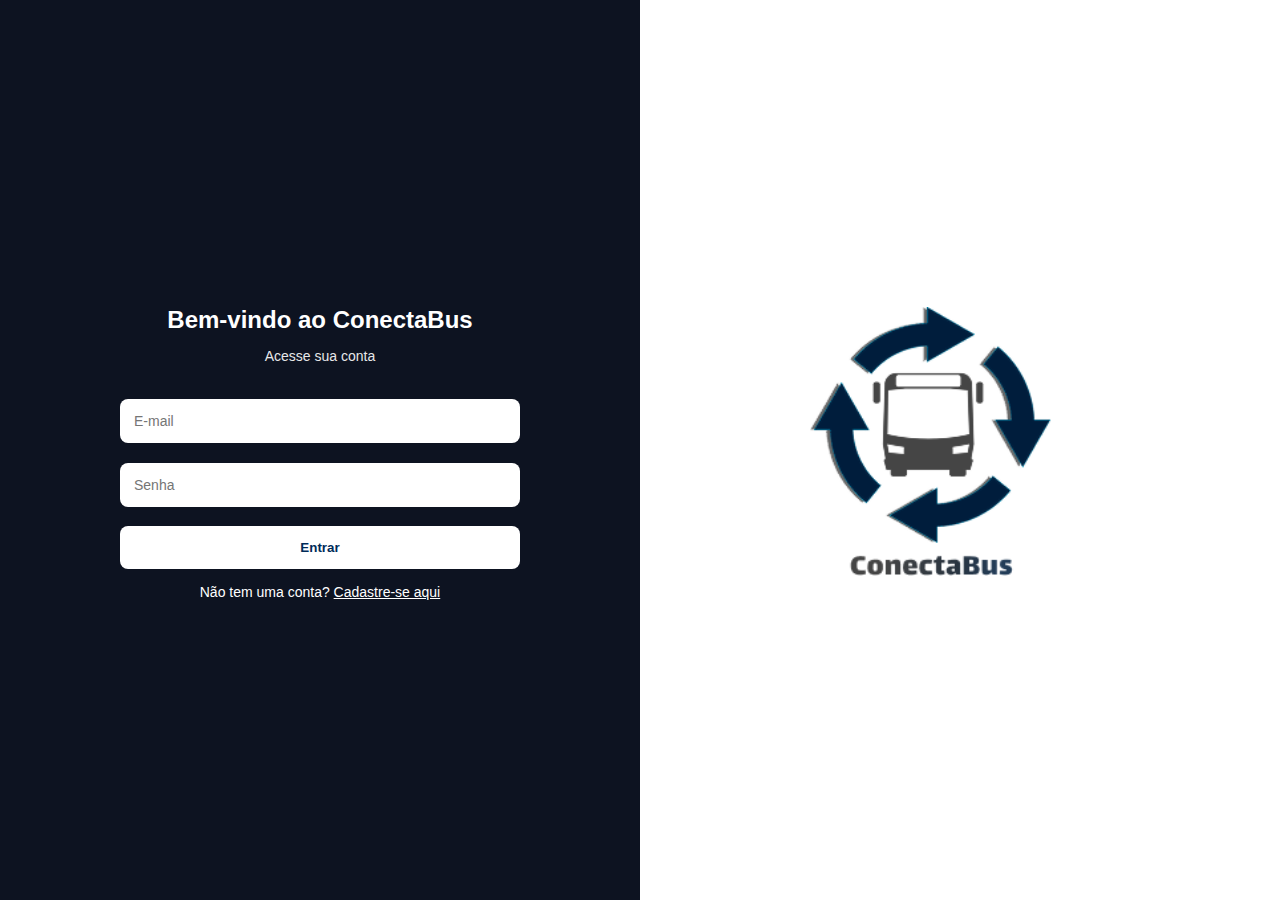
<file: index.html>
<!DOCTYPE html>
<html lang="pt-BR">
<head>
  <meta charset="UTF-8" />
  <meta name="viewport" content="width=device-width, initial-scale=1.0" />
  <title>Login - ConectaBus</title>
  <link rel="stylesheet" href="styles/auth.css" />
  <script type="module" src="js/login.js" defer></script>
</head>

<body>
  <div class="container">
    <!-- Lado esquerdo -->
    <div class="login-side">
      <div class="login-box">
        <h2>Bem-vindo ao ConectaBus</h2>
        <p class="subtitle">Acesse sua conta</p>

        <input id="email" type="email" placeholder="E-mail" />
        <input id="password" type="password" placeholder="Senha" />
        <button id="loginBtn">Entrar</button>

        <p class="signup-text">
          Não tem uma conta? <a href="signup.html">Cadastre-se aqui</a>
        </p>
      </div>
    </div>

    <!-- Lado direito -->
    <div class="logo-side">
      <img src="assets/logo_conectabus.png" alt="Logo ConectaBus" class="logo" />
    </div>
  </div>

  <!-- Popup MFA -->
  <div id="mfa-popup" class="mfa-popup">
    <div class="mfa-popup-content">
      <span style="font-size: 36px;">🔐</span>
      <h3>Autenticação MFA</h3>
      <p>Digite o código do Microsoft Authenticator:</p>
      <input id="token" placeholder="Código MFA" style="padding:10px; width:80%; border-radius:8px; text-align:center;" />
      <div style="margin-top: 15px;">
        <button id="verifyMfaBtn" style="padding:8px 14px; border-radius:8px; background:#002B59; color:white; border:none;">Verificar</button>
        <button id="closeMfaBtn" style="padding:8px 14px; border-radius:8px; background:#aaa; color:white; border:none;">Fechar</button>
      </div>
    </div>
  </div>
</body>
</html>
</file>
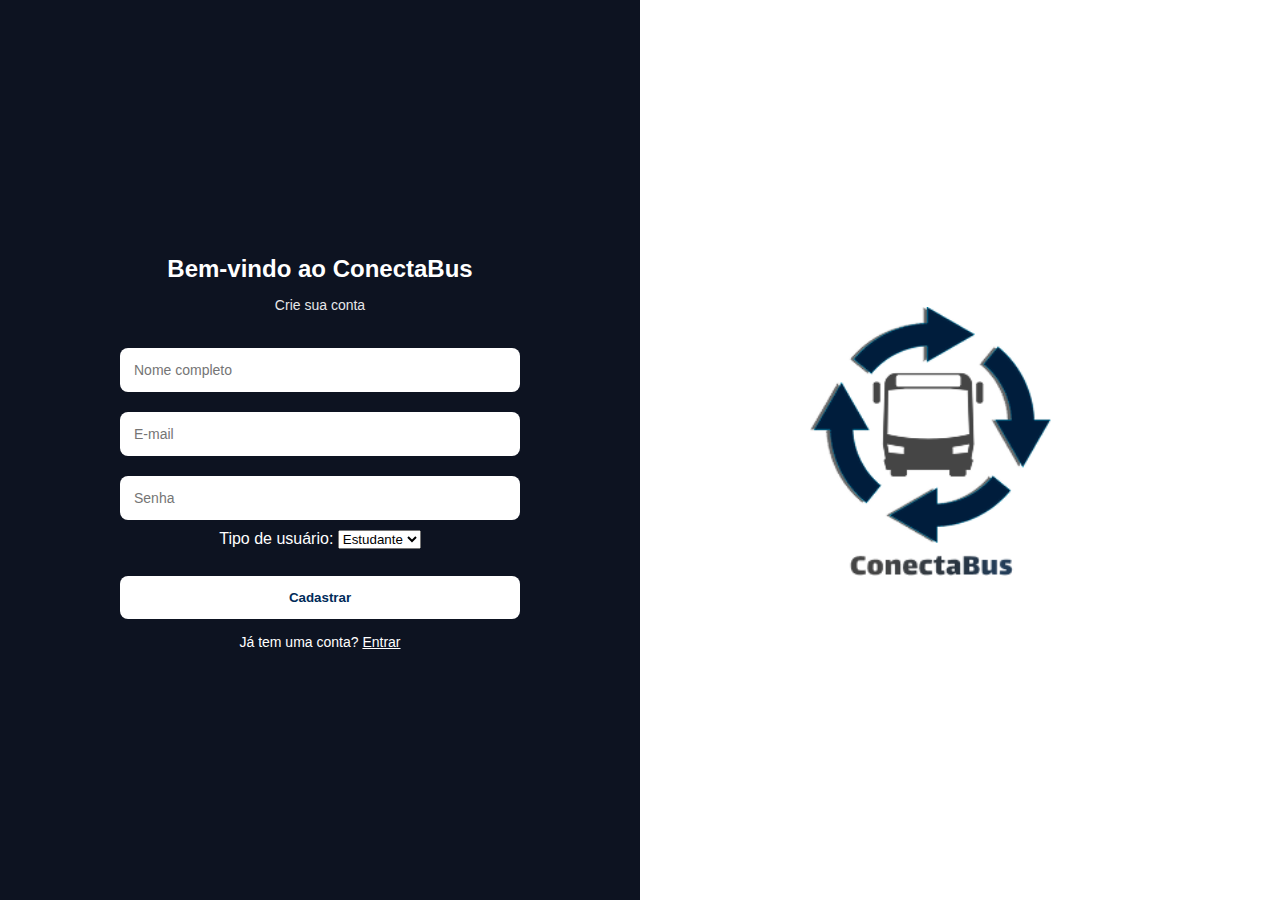
<file: signup.html>
<!DOCTYPE html>
<html lang="pt-BR">
<head>
  <meta charset="UTF-8" />
  <meta name="viewport" content="width=device-width, initial-scale=1.0" />
  <title>Cadastro - ConectaBus</title>

  <link rel="stylesheet" href="styles/auth.css" />

  <!-- Importa o script como módulo e com defer -->
  <script type="module" src="js/signup.js" defer></script>
</head>

<body>
  <div class="container">
    <!-- LADO ESQUERDO -->
    <div class="login-side">
      <div class="login-box">
        <h2>Bem-vindo ao ConectaBus</h2>
        <p class="subtitle">Crie sua conta</p>

        <input id="name" placeholder="Nome completo" /><br />
        <input id="email" placeholder="E-mail" /><br />
        <input id="password" type="password" placeholder="Senha" /><br />

        <label>Tipo de usuário:</label>
        <select id="userType">
          <option value="Estudante">Estudante</option>
          <option value="Governo">Governo</option>
          <option value="Cidadão">Cidadão</option>
        </select><br /><br />

        <button id="signupBtn">Cadastrar</button>

        <p class="signup-text">
          Já tem uma conta? <a href="index.html">Entrar</a>
        </p>
      </div>
    </div>

    <!-- LADO DIREITO -->
    <div class="logo-side">
      <img src="assets/logo_conectabus.png" alt="Logo ConectaBus" class="logo" />
    </div>
  </div>

  <!-- POPUP QR CODE -->
  <div id="qr-popup" class="mfa-popup" style="display:none;">
    <div class="mfa-popup-content">
      <h3>📱 Cadastro realizado com sucesso!</h3>
      <p>Escaneie este QR Code no Microsoft Authenticator.</p>
      <img id="qrPopupImg" style="width: 160px; margin: 15px 0" />
      <br />
      <button
        id="closeQRBtn"
        style="background:#0a6624;color:white;padding:10px 18px;border:none;border-radius:10px;cursor:pointer;"
      >
        Fechar
      </button>
    </div>
  </div>
</body>
</html>
</file>
<file: styles/auth.css>
/* ESTILO GERAL DA PÁGINA */
body {
    margin: 0;
    font-family: 'Poppins', sans-serif;
    height: 100vh;
    display: flex;
    justify-content: center;
    align-items: center;
  }
  
  /* CONTAINER PRINCIPAL (divide tela em duas partes) */
  .container {
    display: flex;
    width: 100%;
    height: 100vh;
  }
  
  /*  LADO ESQUERDO - LOGIN */
  .login-side {
    flex: 1;
    background-color: #0D1321; 
    color: white;
    display: flex;
    justify-content: center;
    align-items: center;
  }
  
  /*  CAIXA DE LOGIN */
  .login-box {
    width: 80%;
    max-width: 400px;
    text-align: center;
  }
  
  /* Título do login */
  .login-box h2 {
    margin-bottom: 0;
  }
  
  /* Subtítulo */
  .subtitle {
    font-size: 14px;
    margin-bottom: 25px;
    opacity: 0.9;
  }
  
  /*  INPUTS DE EMAIL E SENHA */
  input {
    width: 100%;
    padding: 14px;
    margin: 10px 0;
    border-radius: 8px;
    border: none;
    outline: none;
    font-size: 14px;
    box-sizing: border-box;
  }
  
  /*  BOTÃO PRINCIPAL (Login, Cadastrar etc.) */
  button {
    width: 100%;
    background-color: #ffffff;
    color: #002B59;
    font-weight: bold;
    padding: 14px;
    border: none;
    border-radius: 8px;
    cursor: pointer;
    transition: 0.3s;
    margin-top: 9px;
  }
  
  /* Efeito ao passar o mouse */
  button:hover {
    background-color: #e6e6e6;
  }
  
  /*  Texto de “Não tem conta? Cadastre-se” */
  .signup-text {
    margin-top: 15px;
    font-size: 14px;
  }
  
  .signup-text a {
    color: #fff;
    text-decoration: underline;
  }
  
  /* LADO DIREITO - LOGO OU IMAGEM */
  .logo-side {
    flex: 1;
    background-color: #ffffff;
    display: flex;
    justify-content: center;
    align-items: center;
  }
  
  /* Tamanho da logo */
  .logo {
    width: 300px;
    max-width: 80%;
  }
  
  /*  POPUP PADRÃO (mensagens de sucesso/erro) */
  .popup {
    position: fixed;
    top: 50%;
    left: 50%;
    transform: translate(-50%, -50%) scale(0);
    background-color: #002B59;
    color: white;
    padding: 20px 30px;
    border-radius: 12px;
    box-shadow: 0 4px 20px rgba(0, 0, 0, 0.3);
    font-size: 16px;
    text-align: center;
    z-index: 20;
    opacity: 0;
    display: flex;
    align-items: center;
    gap: 15px;
    transition: 0.3s transform ease, 0.3s opacity ease;
  }
  
  /* Quando o popup aparece */
  .popup.show {
    transform: translate(-50%, -50%) scale(1);
    opacity: 1;
  }
  
  /* Ícone (✔ ou ✖) */
  .popup .icon {
    font-size: 24px;
    font-weight: bold;
  }
  
  /* Texto do popup */
  .popup .text {
    display: flex;
    flex-direction: column;
    align-items: flex-start;
  }
  
  .popup .text .title {
    font-size: 18px;
    font-weight: bold;
    margin: 0;
  }
  
  .popup .text .message {
    font-size: 14px;
    margin-top: 3px;
  }
  
  /*  POPUP DO QR CODE (2FA/MFA) */
  .popup-modal {
    display: flex; 
    position: fixed;
    z-index: 100;
    left: 0;
    top: 0;
    width: 100%;
    height: 100%;
    background-color: rgba(0, 0, 0, 0.5);
    backdrop-filter: blur(5px); /*  Fundo desfocado */
    justify-content: center;
    align-items: center;
  }
  
  /* Caixa interna do QR Code */
  .popup-modal .popup-content {
    background-color: #002B59;
    color: white;
    padding: 30px 20px;
    border-radius: 12px;
    text-align: center;
    display: flex;
    flex-direction: column;
    align-items: center;
    gap: 15px;
    box-shadow: 0 4px 20px rgba(0, 0, 0, 0.3);
  }
  
  /* Ícone do topo do popup */
  .popup-modal .icon {
    font-size: 36px;
  }
  
  /* Imagem do QR */
  .popup-modal #qrPopupImg {
    width: 150px;
    border-radius: 8px;
    margin-top: 10px;
  }
  
  /* Botão de fechar o QR popup */
  .popup-modal #closeQRBtn {
    margin-top: 10px;
    padding: 8px 16px;
    border-radius: 6px;
    border: none;
    cursor: pointer;
    background-color: #ffffff;
    color: #002B59;
    font-weight: bold;
    transition: 0.3s;
  }
  
  .popup-modal #closeQRBtn:hover {
    background-color: #e6e6e6;
  }
  
  /*  POPUP DE VERIFICAÇÃO MFA (código do app autenticador) */
  .mfa-popup {
    position: fixed;
    top: 0;
    left: 0;
    width: 100%;
    height: 100%;
    background: rgba(0, 0, 0, 0.6);
    backdrop-filter: blur(6px);
    display: none; 
    justify-content: center;
    align-items: center;
    z-index: 9999;
  }
  
  /* Quando o MFA aparece */
  .mfa-popup.show {
    display: flex;
    animation: fadeIn 0.3s ease;
  }
  
  /* Caixa central do MFA */
  .mfa-popup-content {
    background: #ffffff15;
    border: 1px solid rgba(255, 255, 255, 0.25);
    border-radius: 20px;
    padding: 30px;
    text-align: center;
    max-width: 380px;
    width: 90%;
    color: #fff;
    box-shadow: 0 0 20px rgba(255, 255, 255, 0.2);
  }
  
  /* Botão de fechar MFA */
  .mfa-popup-content button:last-child {
    margin-top: 20px;
    background: #ff4c4c;
    border: none;
    color: white;
    padding: 10px 18px;
    border-radius: 10px;
    cursor: pointer;
    transition: 0.3s;
  }
  
  .mfa-popup-content button:last-child:hover {
    background: #e03e3e;
  }
  
  /*  Animação suave de aparição */
  @keyframes fadeIn {
    from {
      opacity: 0;
      transform: scale(0.9);
    }
    to {
      opacity: 1;
      transform: scale(1);
    }
  }
</file>
